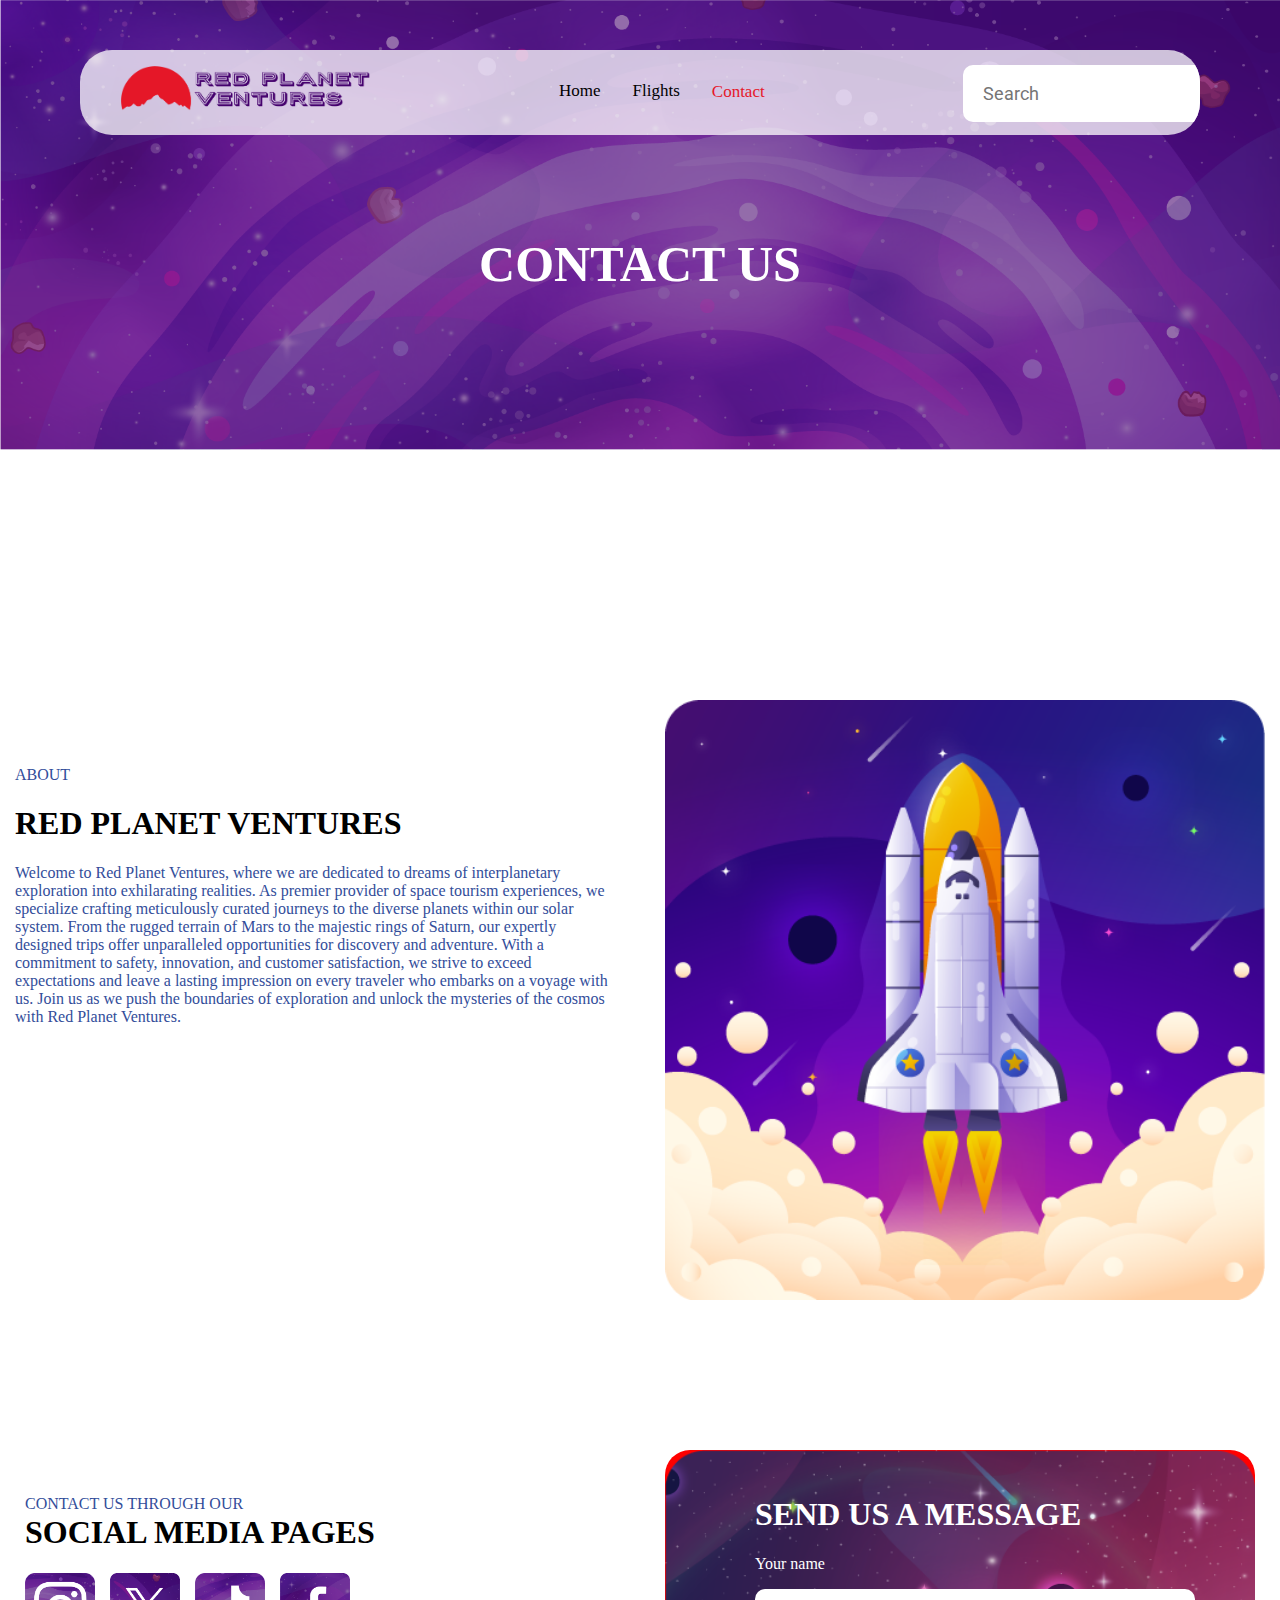
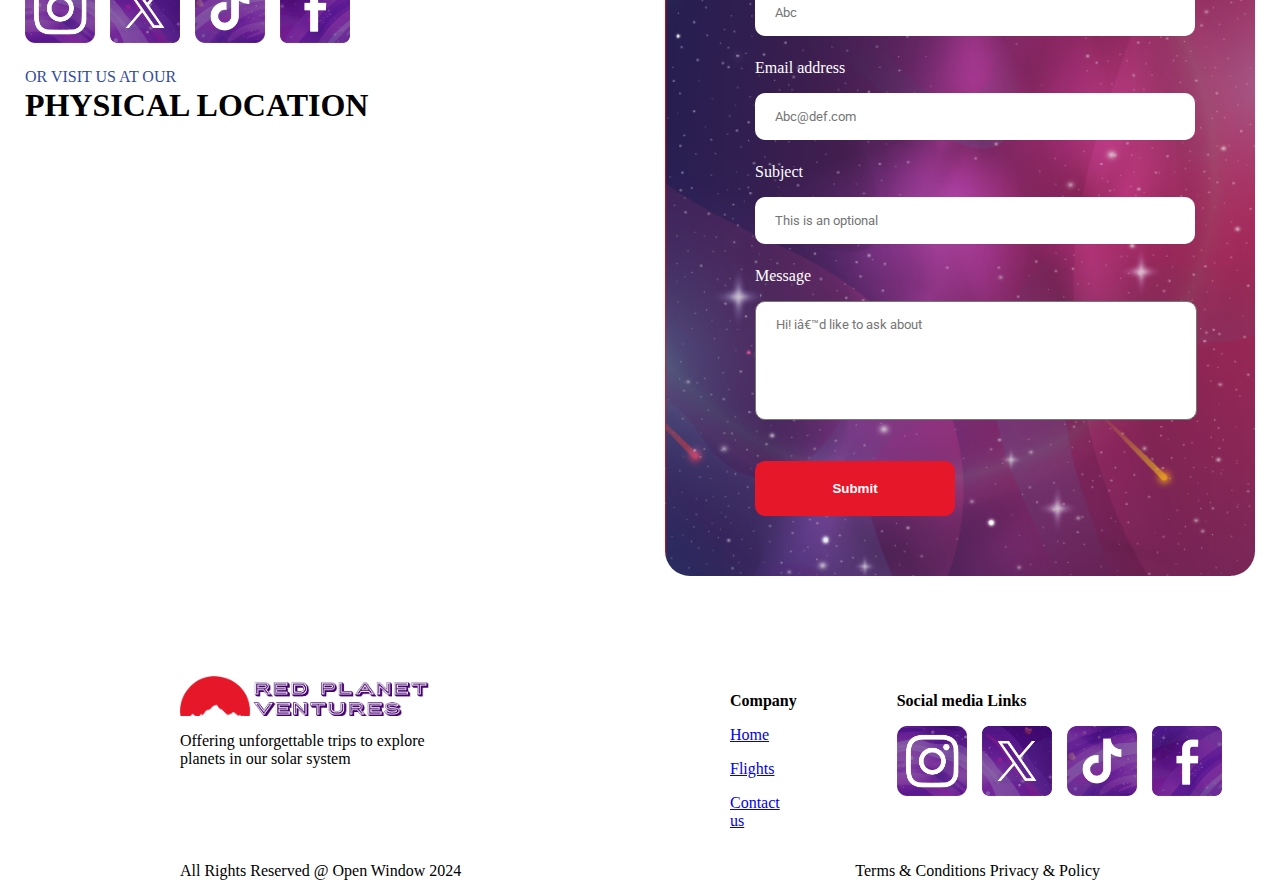
<file: pages/contact.html>
<!DOCTYPE html>
<html>
<head>
    <meta charset="UFT-8">
    <meta http-equiv="X-UX-Compatible" content="IE-edge">

    <meta name="viewport" content="width-device-width, initial-scale-1.0">
    <meta name="keywords" content="HTML, CSS, Template, Bootstrap">
    <meta name="author" content="John , Dippenaar, 231268">

    <title>Red Planet Ventures</title>
    <link rel="preconnect" href="https://fonts.googleapis.com">
    <link rel="preconnect" href="https://fonts.gstatic.com" crossorigin>
    <link href="https://fonts.googleapis.com/css2?family=Roboto:ital,wght@0,100;0,300;0,400;0,500;0,700;0,900;1,100;1,300;1,400;1,500;1,700;1,900&family=Sacramento&display=swap" rel="stylesheet">
    <link rel="stylesheet" href="../css/contact.css">
    <script src="../scripts.js"></script>
</head>
<body> 

   
        <div class="imgTextOverlay">
            <nav>
                <div class="topNav">
                    
                    <div><a href="index.html"><img src="../Red Planet Ventures/Assets/Images/logo.png" width="250px"></a></div>
            
                    <div class="topNavRight">
            
                        <a href="../index.html">Home</a>
                        <a href="../pages/flights.html">Flights</a>
                        <a class="active" href="contact.html">Contact</a>
                    
                    <div class="topNavSearch">
                        <fieldset>
                            <input class="navTextfield" placeholder="Search" type="text" tabindex="1" required>
                        </fieldset>
                    </div>
            </nav>

            <div class="LocalFont">
                <h1>CONTACT US</h1>
            </div>
        </div>
            <div class="contactMiddleSection">
                <div class="contactMiddleText">
                    <p>ABOUT</p>
                    <h1>RED PLANET VENTURES</h1>
                    <p>Welcome to Red Planet Ventures, where we are dedicated to dreams of interplanetary exploration into exhilarating realities. As premier provider of space tourism experiences, we specialize crafting meticulously curated journeys to the diverse planets within our solar system. From the rugged terrain of Mars to the majestic rings of Saturn, our expertly designed trips offer unparalleled opportunities for discovery and adventure. With a commitment to safety, innovation, and customer satisfaction, we strive to exceed expectations and leave a lasting impression on every traveler who embarks on a voyage with us. Join us as we push the boundaries of exploration and unlock the mysteries of the cosmos with Red Planet Ventures.</p>
                </div>
                <div class="contactMiddleImage"></div>
            </div>

            <div class="contactSocialsSection">
                <div class="contactSocials">
                    <div class="visitUs"><p>CONTACT US THROUGH OUR</p></div>
                    <div class="location"></div><h1>SOCIAL MEDIA PAGES</h1>
                    <div class="contactSocialIconsRow">
                        <div class="contactSocialImage1"></div>
                        <div class="contactSocialImage2"></div>
                        <div class="contactSocialImage3"></div>
                        <div class="contactSocialImage4"></div>
                    </div>
                    <div class="visitUs"> <p>OR VISIT US AT OUR</p></div>
                    <div class="location"><h1>PHYSICAL LOCATION</h1></div>
                    <!-- Google maps embed -->
                    <iframe src="https://www.google.com/maps/embed?pb=!1m18!1m12!1m3!1d28714.569669767436!2d28.171422774316394!3d-25.89180919999999!2m3!1f0!2f0!3f0!3m2!1i1024!2i768!4f13.1!3m3!1m2!1s0x1e956608911ce097%3A0x519896b4b6eda40a!2sOpen%20Window%20-%20Centurion!5e0!3m2!1sen!2sza!4v1712244297706!5m2!1sen!2sza" width="550px" height="440" style="border:0;" allowfullscreen="" loading="lazy" referrerpolicy="no-referrer-when-downgrade"></iframe>
                </div>

                <div class="contactForm">
                    <form class="contactFormStyle">
                        <h1>SEND US A MESSAGE</h1>
                        <p>Your name</p>
                        <fieldset>
                            <input class="contactTextfield" placeholder="Abc" type="text" tabindex="1" required>
                        </fieldset>
                        <p>Email address</p>
                        <fieldset>
                            <input class="contactTextfield" placeholder="Abc@def.com" type="text" tabindex="1" required>
                        </fieldset>
                        <p>Subject</p>
                        <fieldset>
                            <input class="contactTextfield" placeholder="This is an optional" type="text" tabindex="1" required>
                        </fieldset>
                        <p>Message</p>
                        <fieldset>
                        <textarea class="contactTextarea" placeholder="Hi! i’d like to ask about" tabindex="7" required></textarea>
                        </fieldset>
                        <button class="contactFormButton"><a href="">Submit</a></button>
                    </form>
                    
                </div>
            </div>

            <footer>
                            <div class="footerTop">
                                <div class="footer1">
                                    <div class="footerImg"></div>
                                    <p>
                                        Offering unforgettable trips to explore planets in our solar system
                                    </p>
                                </div>
                                <div class="footer2">
                                    <p><strong>Company</strong></p>
                                    <p><a href="../index.html">Home</a></p>
                                    <p><a href="flights.html">Flights</a></p>
                                    <p><a href="contact.html">Contact us</a></p>
                                </div>
                                <div class="footer3">
                                    <p>Social media Links</p>
                                     <div class="contactSocialIconsRow">
                                        <a href="https://www.instagram.com/openwindowinstitute/" class="contactSocialImage1"></a>
                                        <a href="https://x.com/open_window_" class="contactSocialImage2"></a>
                                        <a href="https://www.tiktok.com/@open_window_?is_from_webapp=1&sender_device=pc" class="contactSocialImage3"></a>
                                        <a href="https://www.facebook.com/theopenwindow/" class="contactSocialImage4"></a>
                                    </div>
                                </div>
                            </div>
                            <div class="footerBottom">
                                <div><p>All Rights Reserved @ Open Window 2024</p></div>
                                <div><p>Terms & Conditions Privacy & Policy</p></div>
                            </div>
                        </footer>
    </body>
</html>
</file>
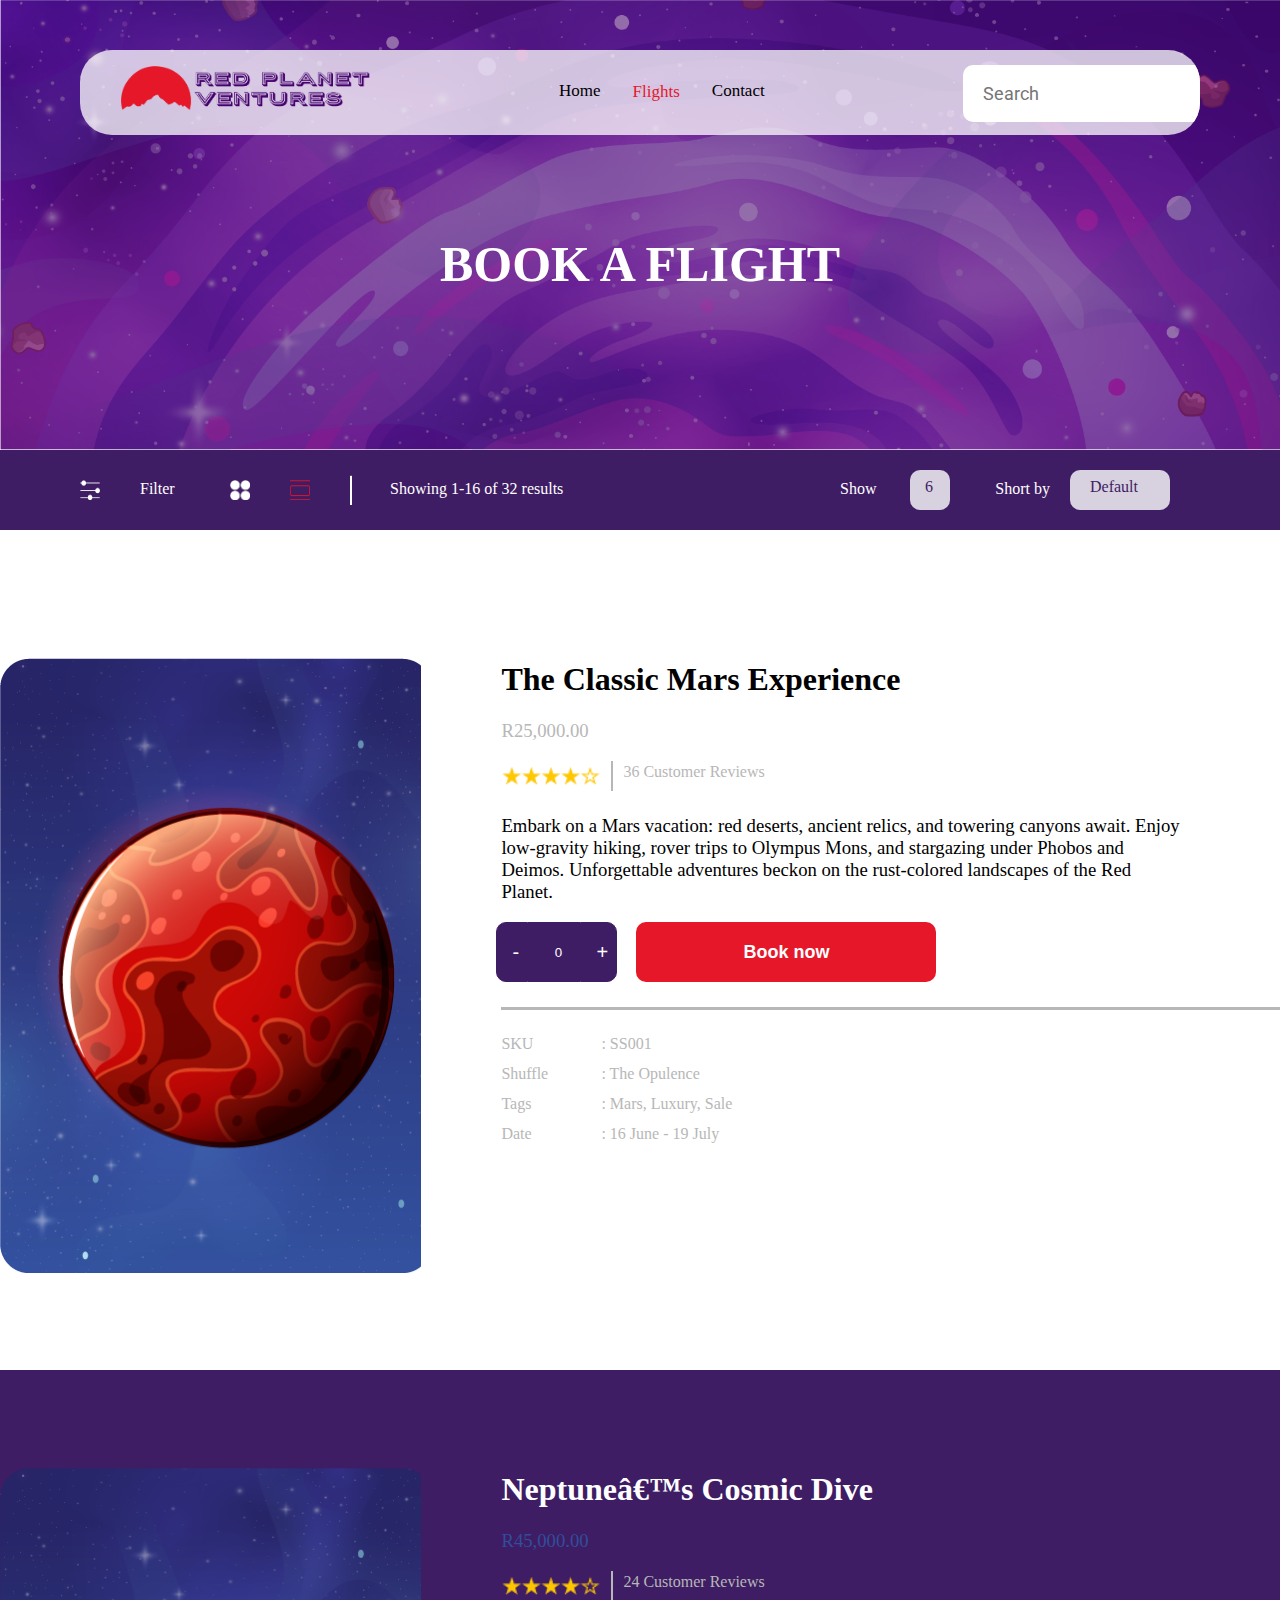
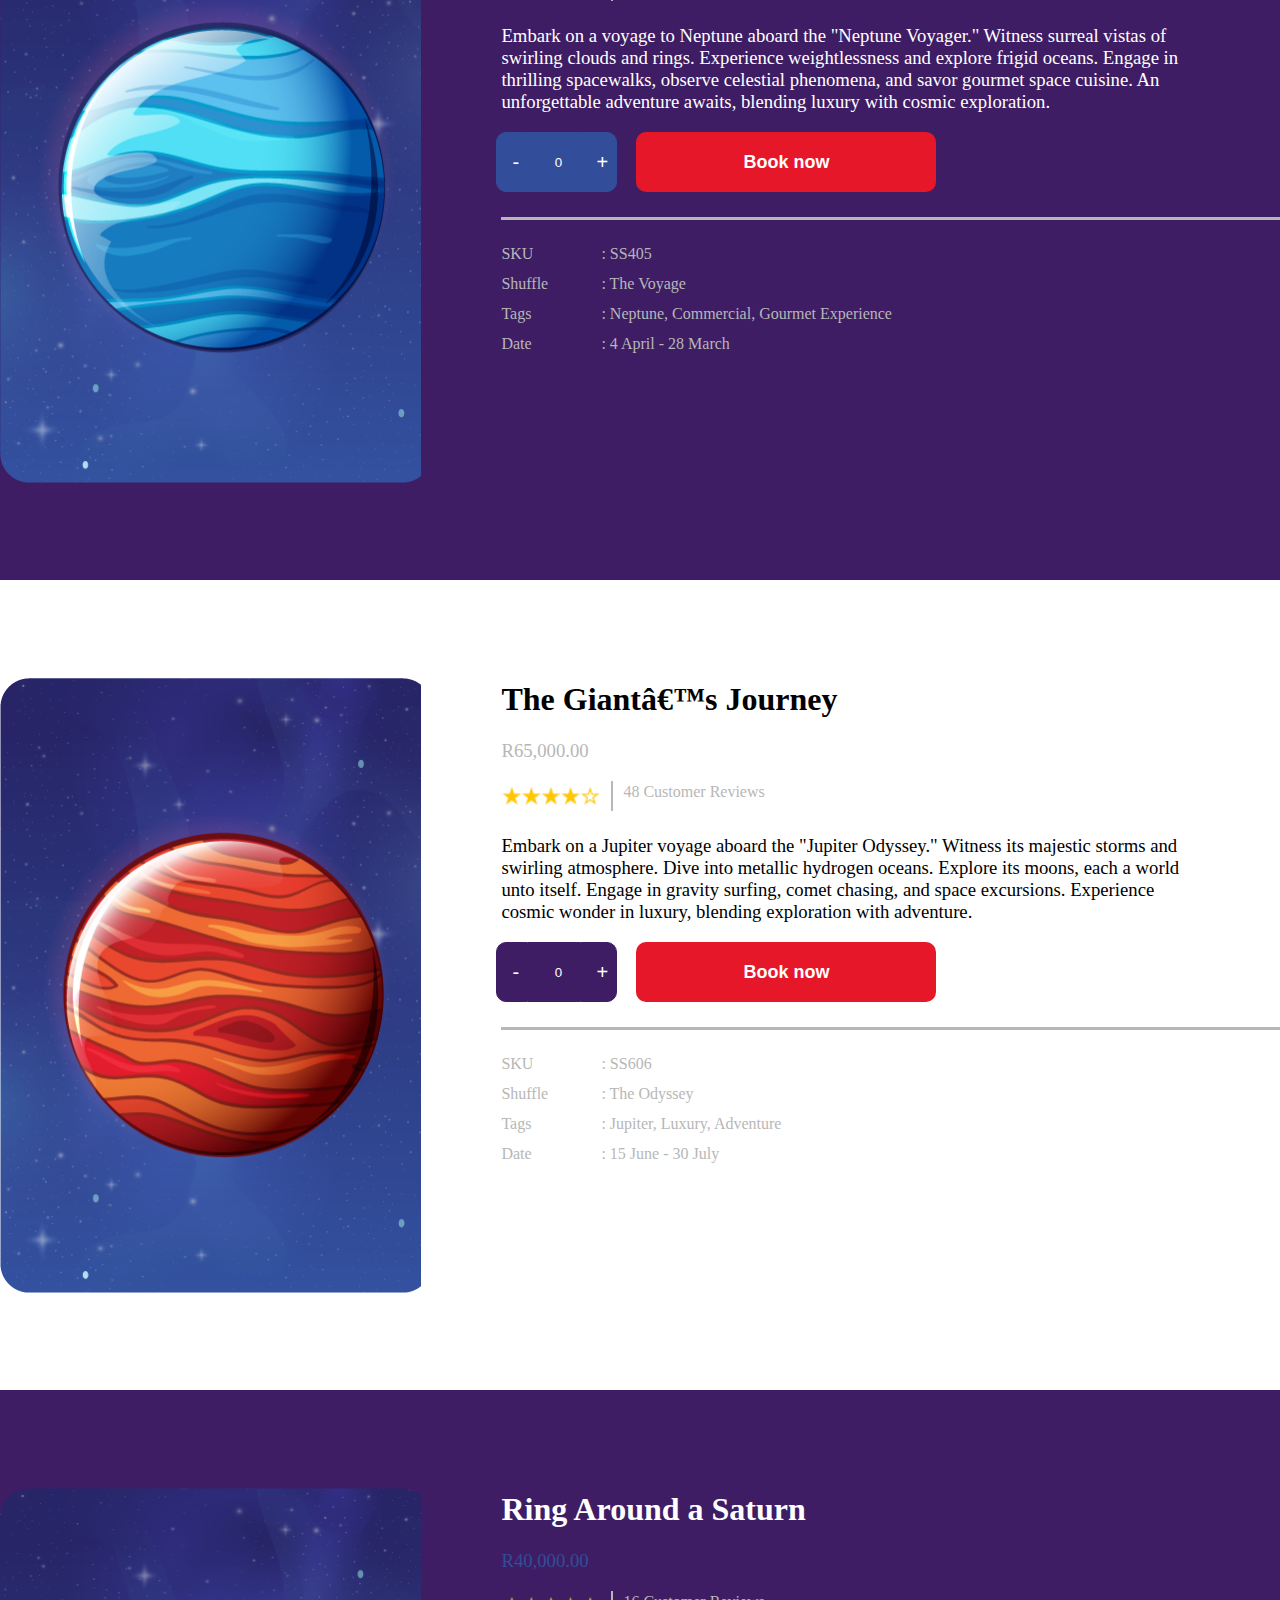
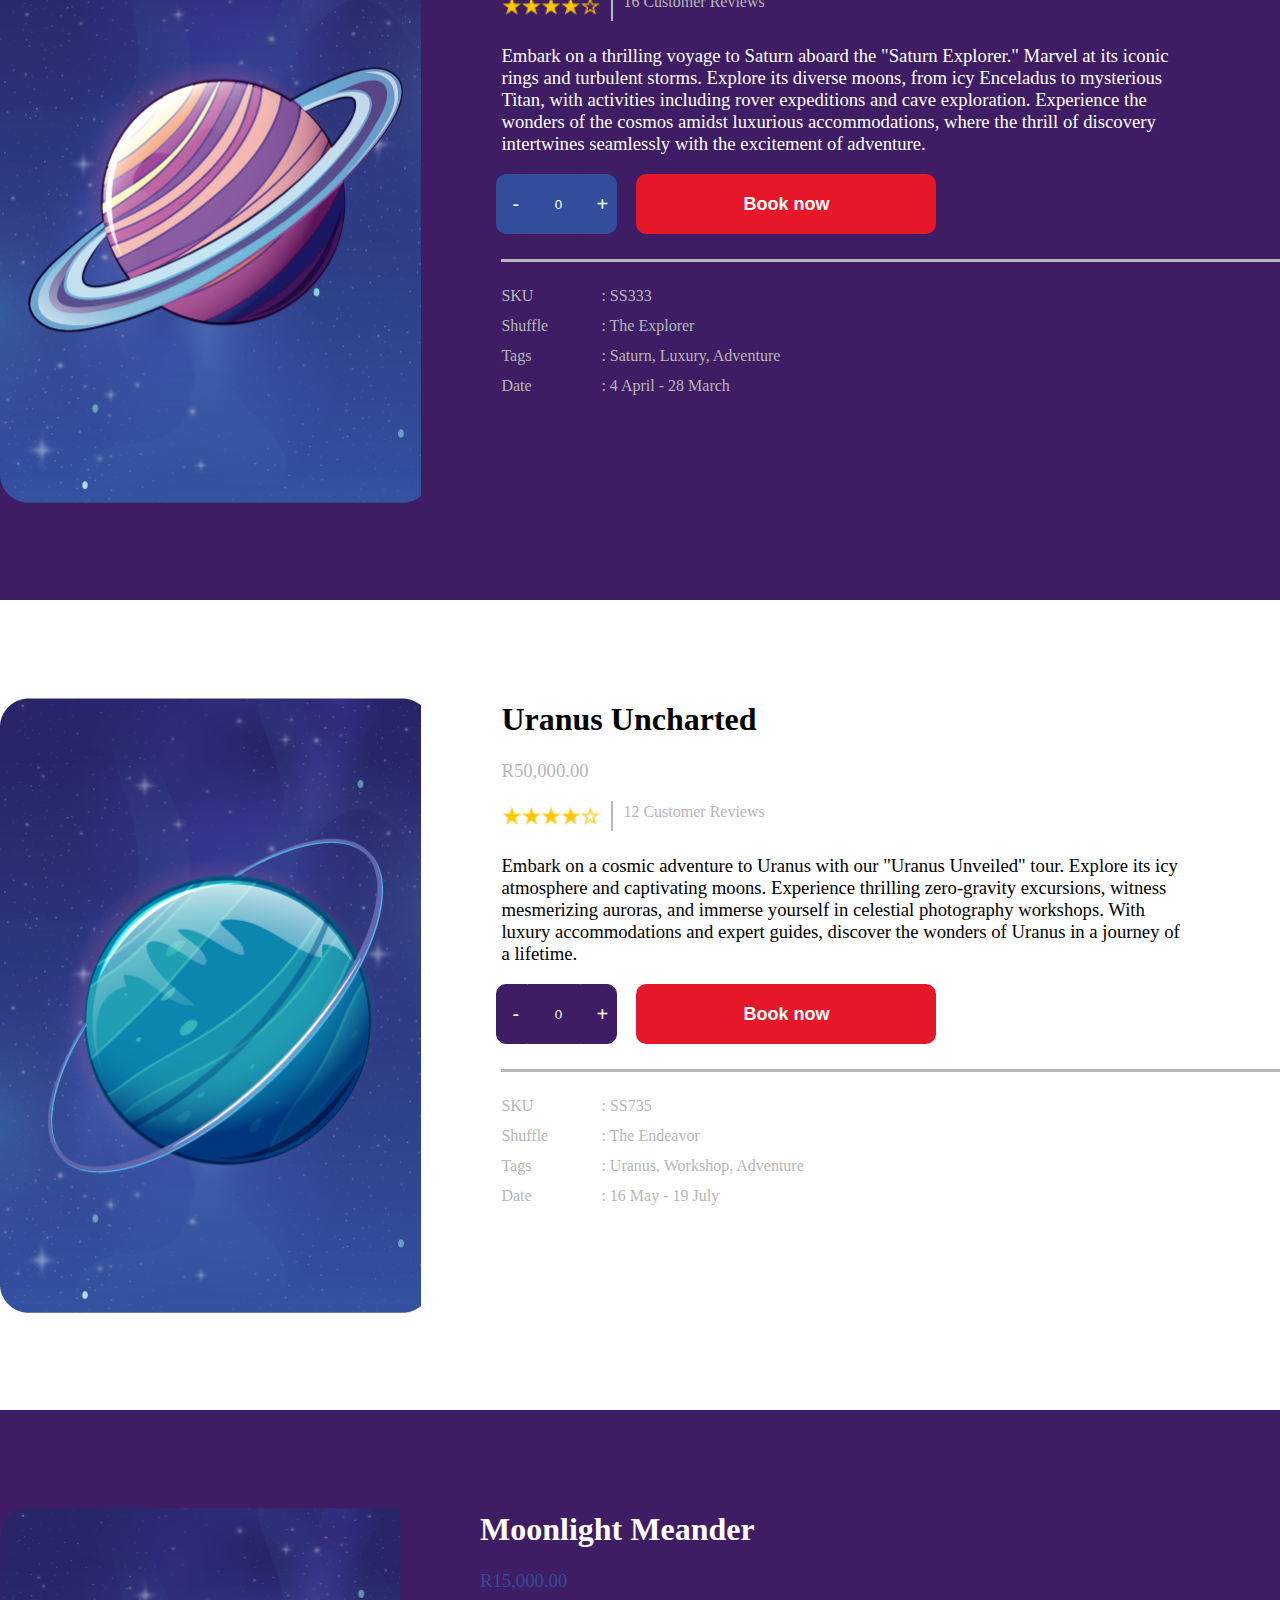
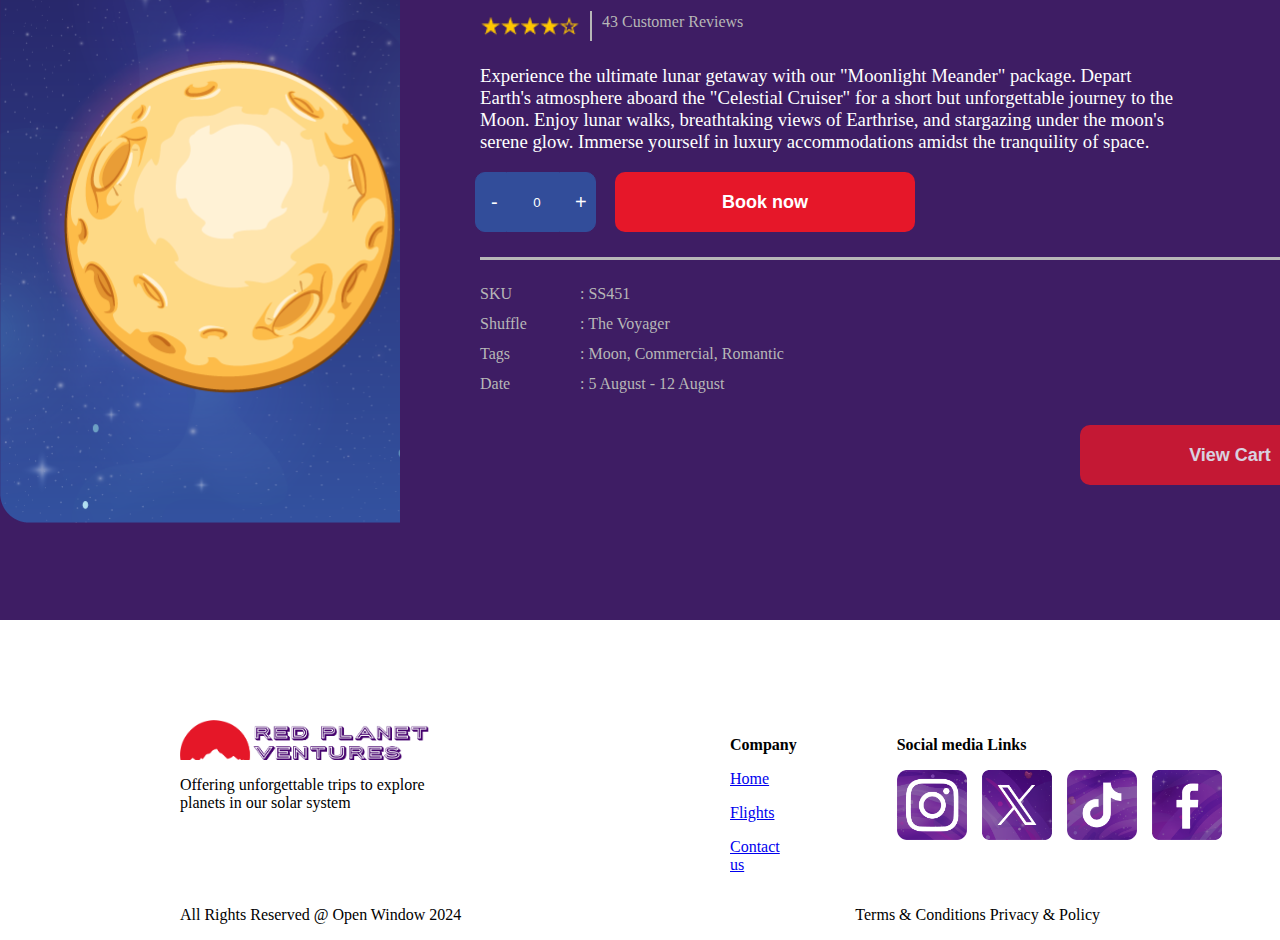
<file: pages/flights.html>
<!DOCTYPE html>
<html>
<head>
    <meta charset="UFT-8">
    <meta http-equiv="X-UX-Compatible" content="IE-edge">

    <meta name="viewport" content="width-device-width, initial-scale-1.0">
    <meta name="keywords" content="HTML, CSS, Template, Bootstrap">
    <meta name="author" content="John , Dippenaar, 231268">

    <title>Red Planet Ventures</title>
    <link rel="preconnect" href="https://fonts.googleapis.com">
    <link rel="preconnect" href="https://fonts.gstatic.com" crossorigin>
    <link href="https://fonts.googleapis.com/css2?family=Roboto:ital,wght@0,100;0,300;0,400;0,500;0,700;0,900;1,100;1,300;1,400;1,500;1,700;1,900&family=Sacramento&display=swap" rel="stylesheet">
    <link rel="stylesheet" href="../css/flights.css">
    <script src="../scripts.js"></script>
</head>
<body> 

   
        <div class="imgTextOverlay">
            <nav>
                <div class="topNav">
                    
                    <div><a href="index.html"><img src="../Red Planet Ventures/Assets/Images/logo.png" width="250px"></a></div>
            
                    <div class="topNavRight">
            
                        <a href="../index.html">Home</a>
                        <a class="active" href="flights.html">Flights</a>
                        <a href="contact.html">Contact</a>
                    
                    <div class="topNavSearch">
                         <fieldset>
                            <input class="navTextfield" placeholder="Search" type="text" tabindex="1" required>
                        </fieldset>
                        </div>
                    </div>
            </nav>
            
            <div class="LocalFont">
            <h1> BOOK A FLIGHT</h1>
            </div>
            
        </div>
        
                        
                        <div class="filterSection">
                            <div class="filterLeft">
                                <div class="filterLeftImage1">
                                    <img src="../Red Planet Ventures/Assets/Images/filter.png" width="20px" height="20px">
                                </div>
                                <div class="filterLeftText1">
                                    Filter
                                </div>
                            
                            <div class="filterLeftImage2">
                                <img src="../Red Planet Ventures/Assets/Images/filter2.png"
                                width="20px" height="20px">
                            </div>
                            <div class="filterLeftImage3">
                                <img src="../Red Planet Ventures/Assets/Images/filter3.png"
                                width="20px" height="20px">
                            </div>
                            <div class="filterLeftLineElement">
                                    <div class="filterLeftLine"><img src="../Red Planet Ventures/Assets/Images/filterLine.png" width="2px" height="30px">
                                        </div>
                                    </div>
                                    <div class="filterLeftText2">
                                      Showing 1-16 of 32 results
                                    </div>
                                    
                                </div> </div>
                            </div>
                            <div class="filterRight">
                                <div class="filterRightText1">
                                    Show
                                </div>
                            
                                <div class="box1">
                                    <a class="filterRightText2">6</a>
                                </div>
                                <div class="filterRightText3">
                                    Short by
                                </div>
                            
                                <div class="box2">
                                    <a class="filterRightText4">Default</a>
                                </div>
                                
                            </div>  
                        </div>
                            
                        <div style="height: 50px;"></div>
                        <!-- No.1 -->
                        <div class="flightCardItem">
                            <div class="flightCardImage1"></div>
                            <div class="flightCardDetails">
                                <h1>The Classic Mars Experience</h1>
                                <h3 style="color: #B7B7B7;">R25,000.00</h3>

                                <div class="flightCardRating">
                                    <div class="stars"></div>
                                    <div class="flightSeporate"></div>
                                    <p style="color: #B7B7B7; margin-top: 2px;">36 Customer Reviews</p>
                                </div>

                                <h3>
                                    Embark on a Mars vacation: red deserts, ancient relics, and towering 
                                    canyons await. Enjoy low-gravity hiking, rover trips to Olympus Mons, and 
                                    stargazing under Phobos and Deimos. Unforgettable adventures beckon 
                                    on the rust-colored landscapes of the Red Planet.
                                </h3>

                                <div class="flightCardCheckoutGroup">
                                    <div class="flightQuantity"  class="stepper-input">
                                       <button class="btn btn-left" onclick="decreaseMars(); total()">-</button>
                                       <input type="text" value="0" class="input-box" id="ticketsMars" onchange="total()">
                                      <button class="btn btn-right" onclick="increaseMars(); total()">+</button>
                                    </div>
                                    <div><button class="flightBook"><a href="">Book now</a></button></div>
                                </div>

                                <div class="seporatorLine"></div>

                                <div class="flightCardDetailsGroup">
                                    <div class="flightCardDetailsGroupLeft">SKU</div>
                                    <div class="flightCardDetailsGroupRight">:  SS001</div>
                                </div>
                                <div class="flightCardDetailsGroup">
                                    <div class="flightCardDetailsGroupLeft">Shuffle</div>
                                    <div class="flightCardDetailsGroupRight">: The Opulence</div>
                                </div>
                                <div class="flightCardDetailsGroup">
                                    <div class="flightCardDetailsGroupLeft">Tags</div>
                                    <div class="flightCardDetailsGroupRight">:  Mars, Luxury, Sale</div>
                                </div>
                                <div class="flightCardDetailsGroup">
                                    <div class="flightCardDetailsGroupLeft">Date</div>
                                    <div class="flightCardDetailsGroupRight">:  16 June - 19 July</div>
                                </div>
                            </div>
                        </div>

                        <!-- No.2 -->
                        <div class="flightCardItem" style="background-color: #3e1d64;">
                            <div class="flightCardImage2"></div>
                            <div class="flightCardDetails">
                                <h1 style="color: white;">Neptune’s Cosmic Dive</h1>
                                <h3 style="color: #324D9A;">R45,000.00</h3>

                                <div class="flightCardRating">
                                    <div class="stars"></div>
                                    <div class="flightSeporate"></div>
                                    <p style="color: #B7B7B7; margin-top: 2px;">24 Customer Reviews</p>
                                </div>

                                <h3 style="color: white;">
                                    Embark on a voyage to Neptune aboard the "Neptune Voyager." Witness 
                                    surreal vistas of swirling clouds and rings. Experience weightlessness and 
                                    explore frigid oceans. Engage in thrilling spacewalks, observe celestial 
                                    phenomena, and savor gourmet space cuisine. An unforgettable 
                                    adventure awaits, blending luxury with cosmic exploration.
                                </h3>

                                <div class="flightCardCheckoutGroup">
                                    <div class="flightQuantity" 
                                        class="stepper-input">
                                       <button class="btn2 btn-left" onclick="decreaseNeptune(); total()">-</button>
                                       <input type="text" value="0" class="input-box2" id="ticketsNeptune" onchange="total()">
                                      <button class="btn2 btn-right" onclick="increaseNeptune(); total()">+</button>
                                    </div>
                                    <div><button class="flightBook"><a href="">Book now</a></button></div>
                                </div>

                                <div class="seporatorLine"></div>

                                <div class="flightCardDetailsGroup">
                                    <div class="flightCardDetailsGroupLeft">SKU</div>
                                    <div class="flightCardDetailsGroupRight">:  SS405</div>
                                </div>
                                <div class="flightCardDetailsGroup">
                                    <div class="flightCardDetailsGroupLeft">Shuffle</div>
                                    <div class="flightCardDetailsGroupRight">:  The Voyage</div>
                                </div>
                                <div class="flightCardDetailsGroup">
                                    <div class="flightCardDetailsGroupLeft">Tags</div>
                                    <div class="flightCardDetailsGroupRight">:  Neptune, Commercial, Gourmet Experience</div>
                                </div>
                                <div class="flightCardDetailsGroup">
                                    <div class="flightCardDetailsGroupLeft">Date</div>
                                    <div class="flightCardDetailsGroupRight">:  4 April - 28 March</div>
                                </div>
                            </div>
                        </div>
                        <!-- No.3 -->
                        <div class="flightCardItem">
                            <div class="flightCardImage3"></div>
                            <div class="flightCardDetails">
                                <h1>The  Giant’s  Journey</h1>
                                <h3 style="color: #B7B7B7;">R65,000.00</h3>

                                <div class="flightCardRating">
                                    <div class="stars"></div>
                                    <div class="flightSeporate"></div>
                                    <p style="color: #B7B7B7; margin-top: 2px;">48 Customer Reviews</p>
                                </div>

                                <h3>
                                    Embark on a Jupiter voyage aboard the "Jupiter Odyssey." Witness its 
                                    majestic storms and swirling atmosphere. Dive into metallic hydrogen 
                                    oceans. Explore its moons, each a world unto itself. Engage in gravity 
                                    surfing, comet chasing, and space excursions. Experience cosmic wonder 
                                    in luxury, blending exploration with adventure.
                                </h3>

                                <div class="flightCardCheckoutGroup">
                                    <div class="flightQuantity" class="stepper-input">
                                       <button class="btn btn-left" onclick="decreaseJupiter(); total()">-</button>
                                       <input type="text" value="0" class="input-box" id="ticketsJupiter" onchange="total()">
                                      <button class="btn btn-right" onclick="increaseJupiter(); total()">+</button>
                                    
                                    </div>
                                    <div><button class="flightBook"><a href="">Book now</a></button></div>
                                </div>

                                <div class="seporatorLine"></div>

                                <div class="flightCardDetailsGroup">
                                    <div class="flightCardDetailsGroupLeft">SKU</div>
                                    <div class="flightCardDetailsGroupRight">:  SS606</div>
                                </div>
                                <div class="flightCardDetailsGroup">
                                    <div class="flightCardDetailsGroupLeft">Shuffle</div>
                                    <div class="flightCardDetailsGroupRight">:  The Odyssey</div>
                                </div>
                                <div class="flightCardDetailsGroup">
                                    <div class="flightCardDetailsGroupLeft">Tags</div>
                                    <div class="flightCardDetailsGroupRight">:  Jupiter, Luxury, Adventure</div>
                                </div>
                                <div class="flightCardDetailsGroup">
                                    <div class="flightCardDetailsGroupLeft">Date</div>
                                    <div class="flightCardDetailsGroupRight">:  15 June - 30 July</div>
                                </div>
                            </div>
                        </div>
                        
                        <!-- No.4 -->
                         <div class="flightCardItem" style="background-color: #3e1d64;">
                            <div class="flightCardImage4"></div>
                            <div class="flightCardDetails">
                                <h1 style="color: white;">Ring  Around a Saturn</h1>
                                <h3 style="color: #324D9A;">R40,000.00</h3>

                                <div class="flightCardRating">
                                    <div class="stars"></div>
                                    <div class="flightSeporate"></div>
                                    <p style="color: #B7B7B7; margin-top: 2px;">16 Customer Reviews</p>
                                </div>

                                <h3 style="color: white;">
                                    Embark on a thrilling voyage to Saturn aboard the "Saturn Explorer." 
                                    Marvel at its iconic rings and turbulent storms. Explore its diverse moons, 
                                    from icy Enceladus to mysterious Titan, with activities including rover 
                                    expeditions and cave exploration. Experience the wonders of the cosmos 
                                    amidst luxurious accommodations, where the thrill of discovery 
                                    intertwines seamlessly with the excitement of adventure.
                                </h3>

                                <div class="flightCardCheckoutGroup">
                                    <div class="flightQuantity"  class="stepper-input">
                                       <button class="btn2 btn-left" onclick="decreaseSaturn(); total()">-</button>
                                       <input type="text" value="0" class="input-box2" id="ticketsSaturn" onchange="total()">
                                      <button class="btn2 btn-right" onclick="increaseSaturn(); total()">+</button>
                                    
                                    </div>
                                    <div><button class="flightBook"><a href="">Book now</a></button></div>
                                </div>

                                <div class="seporatorLine"></div>

                                <div class="flightCardDetailsGroup">
                                    <div class="flightCardDetailsGroupLeft">SKU</div>
                                    <div class="flightCardDetailsGroupRight">:  SS333</div>
                                </div>
                                <div class="flightCardDetailsGroup">
                                    <div class="flightCardDetailsGroupLeft">Shuffle</div>
                                    <div class="flightCardDetailsGroupRight">:  The Explorer</div>
                                </div>
                                <div class="flightCardDetailsGroup">
                                    <div class="flightCardDetailsGroupLeft">Tags</div>
                                    <div class="flightCardDetailsGroupRight">:  Saturn, Luxury, Adventure</div>
                                </div>
                                <div class="flightCardDetailsGroup">
                                    <div class="flightCardDetailsGroupLeft">Date</div>
                                    <div class="flightCardDetailsGroupRight">:  4 April - 28 March</div>
                                </div>
                            </div>
                        </div>
                        <!-- No.5 -->
                        <div class="flightCardItem">
                            <div class="flightCardImage5"></div>
                            <div class="flightCardDetails">
                                <h1>Uranus Uncharted</h1>
                                <h3 style="color: #B7B7B7;">R50,000.00</h3>

                                <div class="flightCardRating">
                                    <div class="stars"></div>
                                    <div class="flightSeporate"></div>
                                    <p style="color: #B7B7B7; margin-top: 2px;">12 Customer Reviews</p>
                                </div>

                                <h3>
                                    Embark on a cosmic adventure to Uranus with our "Uranus Unveiled" tour. 
                                    Explore its icy atmosphere and captivating moons. Experience thrilling 
                                    zero-gravity excursions, witness mesmerizing auroras, and immerse 
                                    yourself in celestial photography workshops. With luxury 
                                    accommodations and expert guides, discover the wonders of Uranus in a 
                                    journey of a lifetime.
                                </h3>

                                <div class="flightCardCheckoutGroup">
                                    <div class="flightQuantity" class="stepper-input">
                                       <button class="btn btn-left" onclick="decreaseUranus(); total()">-</button>
                                       <input type="text" value="0" class="input-box" id="ticketsUranus" onchange="total()">
                                      <button class="btn btn-right" onclick="increaseUranus(); total()">+</button>
                                    
                                    </div>
                                    <div><button class="flightBook"><a href="">Book now</a></button></div>
                                </div>

                                <div class="seporatorLine"></div>

                                <div class="flightCardDetailsGroup">
                                    <div class="flightCardDetailsGroupLeft">SKU</div>
                                    <div class="flightCardDetailsGroupRight">:  SS735</div>
                                </div>
                                <div class="flightCardDetailsGroup">
                                    <div class="flightCardDetailsGroupLeft">Shuffle</div>
                                    <div class="flightCardDetailsGroupRight">:  The Endeavor</div>
                                </div>
                                <div class="flightCardDetailsGroup">
                                    <div class="flightCardDetailsGroupLeft">Tags</div>
                                    <div class="flightCardDetailsGroupRight">:  Uranus, Workshop, Adventure</div>
                                </div>
                                <div class="flightCardDetailsGroup">
                                    <div class="flightCardDetailsGroupLeft">Date</div>
                                    <div class="flightCardDetailsGroupRight">:  16 May - 19 July</div>
                                </div>
                            </div>
                        </div>
                        
                        <!-- No.6 -->
        <div class="flightCardItem" style="background-color: #3e1d64;">
                            <div class="flightCardImage6"></div>
                            <div class="flightCardDetails">
                                <h1 style="color: white;">Moonlight Meander</h1>
                                <h3 style="color: #324D9A;">R15,000.00</h3>

                                <div class="flightCardRating">
                                    <div class="stars"></div>
                                    <div class="flightSeporate"></div>
                                    <p style="color: #B7B7B7; margin-top: 2px;">43 Customer Reviews</p>
                                </div>

                                <h3 style="color: white;">
                                    Experience the ultimate lunar getaway with our "Moonlight Meander" 
                                    package. Depart Earth's atmosphere aboard the "Celestial Cruiser" for a 
                                    short but unforgettable journey to the Moon. Enjoy lunar walks, 
                                    breathtaking views of Earthrise, and stargazing under the moon's serene 
                                    glow. Immerse yourself in luxury accommodations amidst the tranquility 
                                    of space.
                                </h3>

                                <div class="flightCardCheckoutGroup">
                                    <div class="flightQuantity"  
                                      class="stepper-input">
                                       <button class="btn2 btn-left" onclick="decreaseMoonlight(); total()">-</button>
                                       <input type="text" value="0" class="input-box2" id="ticketsMoonlight" onchange="total()">
                                      <button class="btn2 btn-right" onclick="increaseMoonlight(); total()">+</button>
                                    
                                    </div>
                                    <div><button class="flightBook"><a href="">Book now</a></button></div>
                                </div>

                                <div class="seporatorLine"></div>

                                <div class="flightCardDetailsGroup">
                                    <div class="flightCardDetailsGroupLeft">SKU</div>
                                    <div class="flightCardDetailsGroupRight">:  SS451</div>
                                </div>
                                <div class="flightCardDetailsGroup">
                                    <div class="flightCardDetailsGroupLeft">Shuffle</div>
                                    <div class="flightCardDetailsGroupRight">:  The Voyager</div>
                                </div>
                                <div class="flightCardDetailsGroup">
                                    <div class="flightCardDetailsGroupLeft">Tags</div>
                                    <div class="flightCardDetailsGroupRight">:  Moon, Commercial, Romantic</div>
                                </div>
                                <div class="flightCardDetailsGroup">
                                    <div class="flightCardDetailsGroupLeft">Date</div>
                                    <div class="flightCardDetailsGroupRight">:  5 August - 12 August</div>
                                </div>
                                <div class="button2">
                                    <div><button class="flightBook"><a href="">View Cart</a></button></div>
                                </div>
                            </div>
                        </div>

                        <footer>
                            <div class="footerTop">
                                <div class="footer1">
                                    <div class="footerImg"></div>
                                    <p>
                                        Offering unforgettable trips to explore planets in our solar system
                                    </p>
                                </div>
                                <div class="footer2">
                                    <p><strong>Company</strong></p>
                                    <p><a href="../index.html">Home</a></p>
                                    <p><a href="flights.html">Flights</a></p>
                                    <p><a href="contact.html">Contact us</a></p>
                                </div>
                                <div class="footer3">
                                    <p>Social media Links</p>
                                     <div class="contactSocialIconsRow">
                                        <a href="https://www.instagram.com/openwindowinstitute/" class="contactSocialImage1"></a>
                                        <a href="https://x.com/open_window_" class="contactSocialImage2"></a>
                                        <a href="https://www.tiktok.com/@open_window_?is_from_webapp=1&sender_device=pc" class="contactSocialImage3"></a>
                                        <a href="https://www.facebook.com/theopenwindow/" class="contactSocialImage4"></a>
                                    </div>
                                </div>
                            </div>
                            <div class="footerBottom">
                                <div><p>All Rights Reserved @ Open Window 2024</p></div>
                                <div><p>Terms & Conditions Privacy & Policy</p></div>
                            </div>
                        </footer>
       
            </body>
</html>
</file>
<file: css/contact.css>
body {
  font-family: poppins;
  margin-top: 0%;
  margin-bottom: 0%;
  margin-left: 0%;
  margin-right: 0%;
}

.topNav {
  overflow: hidden;
  background-color: rgba(255, 255, 255, 0.75);
  border-radius: 32px;
  border-left: 20px;
  padding-left: 25px;
  margin-left: 80px;
  margin-right: 80px;
}

.topNav a {
  float: left;
  color: #000000;
  text-align: center;
  padding: 16px 16px;
  text-decoration: none;
  font-size: 17px;
}

.topNavRight {
  padding-left: 40%;
  padding-top: 15px;
}

.topNav a:hover {
  background-color: #ffffff;
  border-radius: 20px;
  color: black;
  opacity: 0.6;
}

.topNav a.active {
  color: #e61729;
  padding-top: 17px;
}
.topNavSearch {
  padding-left: 420px;
  border-radius: 32px;
  margin-right: 80px;
}

.navTextfield {
  width: 360px;
  height: 55px;
  border-radius: 10px;
  border-style: none;
  padding-left: 20px;
  padding-right: 20px;
  font-family: roboto;
  font-size: large;
}

.imgTextOverlay {
  width: 100%;
  height: 400px;
  background-image: url("../Red\ Planet\ Ventures/Assets/Images/headerbackBack.png");
  background-size: cover;
  padding-top: 50px;
}

.LocalFont h1 {
  font-family: "Porter Sans Block";
  font-size: 50px;
  color: #ffffff;
  text-align: center;
}

.LocalFont {
  margin: 0 auto;
  width: 400px;
  height: 50px;
  margin-top: 100px;
}

.contactMiddleSection {
  width: 100%;
  height: 500px;
  display: flex;
  justify-content: center;
  margin-top: 250px;
  margin-bottom: 50px;
}

.contactMiddleText {
  width: 600px;
  padding-right: 50px;
  padding-top: 50px;
}
.contactMiddleText p {
  color: #324d9a;
  font-weight: 500;
}

.contactMiddleImage {
  width: 600px;
  height: 600px;
  background-image: url("../Red\ Planet\ Ventures/Assets/Images/contactImage.png");
  background-size: cover;
}

.contactSocialsSection {
  width: 100%;
  display: flex;
  justify-content: center;
  margin-top: 250px;
  margin-bottom: 50px;
}

.contactSocials {
  width: 550px;
  height: 500px;
  margin-right: 50px;
}
.visitUs {
  margin-top: 45px;
  color: #324d9a;
  font-weight: 500;
}
.location {
  margin-top: -20px;
}

.contactSocialIconsRow {
  width: 550px;
  height: 74px;
  display: flex;
}

.contactSocialImage1 {
  width: 74px;
  height: 74px;
  background-image: url("../Red\ Planet\ Ventures/Assets/Images/smInstagram.png");
  background-size: cover;
  margin-right: 15px;
}
.contactSocialImage2 {
  width: 74px;
  height: 74px;
  background-image: url("../Red\ Planet\ Ventures/Assets/Images/smX.png");
  background-size: cover;
  margin-right: 15px;
}
.contactSocialImage3 {
  width: 74px;
  height: 74px;
  background-image: url("../Red\ Planet\ Ventures/Assets/Images/smTicktock.png");
  background-size: cover;
  margin-right: 15px;
}
.contactSocialImage4 {
  width: 74px;
  height: 74px;
  background-image: url("../Red\ Planet\ Ventures/Assets/Images/smFacebook.png");
  background-size: cover;
  margin-right: 15px;
}

.contactForm {
  width: 550px;
  background-color: red;
  padding-right: 40px;
  margin-left: 40px;
  padding-top: 25px;
  border-radius: 25px;
  background-image: url("../Red\ Planet\ Ventures/Assets/Images/formBack.png");
  background-size: cover;
}
.contactFormStyle {
  margin-left: 90px;
}

.contactFormStyle h1 {
  color: white;
}
.contactFormStyle p {
  color: white;
}

.contactTextfield {
  width: 400px;
  height: 45px;
  border-radius: 10px;
  border-style: none;
  padding-left: 20px;
  padding-right: 20px;
  font-family: roboto;
}

fieldset {
  border: none !important;
  margin: 0 auto;
  min-width: 100%;
  width: 100%;
  height: 45px;
  padding: 0;
  margin-bottom: 25px;
}

.contactTextarea {
  height: 100px;
  width: 400px;
  border-radius: 10px;
  max-width: 100%;
  resize: none;
  padding-left: 20px;
  padding-right: 20px;
  padding-top: 15px;
  font-family: roboto;
}

.contactFormButton {
  width: 200px;
  height: 55px;
  background-color: #e61729;
  color: white;
  border-radius: 10px;
  margin-top: 66px;
  margin-bottom: 60px;
  border-style: none;
  font-weight: bold;
  margin-top: 90px;
}
.contactFormButton a {
  text-decoration: none;
  color: white;
}

footer {
  margin-top: 100px;
}

.footerTop {
  display: flex;
  margin-left: 180px;
}

.footer1 {
  width: 250px;
  height: auto;
  margin-right: 200px;
}

.footerImg {
  width: 250px;
  height: 40px;
  background-image: url("/Red\ Planet\ Ventures/Assets/Images/logo.png");
  background-size: cover;
}

.footer2 {
  width: 200px;
  margin-left: 100px;
  text-decoration: none;
}

.footer3 {
  width: 400px;
  margin-left: 100px;
  font-weight: bold;
}

.contactSocialIconsRow {
  width: 550px;
  height: 50px;
  display: flex;
}

.contactSocialImage1 {
  width: 70px;
  height: 70px;
  background-image: url("/Red\ Planet\ Ventures/Assets/Images/smInstagram.png");
  background-size: cover;
  margin-right: 15px;
}
.contactSocialImage2 {
  width: 70px;
  height: 70px;
  background-image: url("/Red\ Planet\ Ventures/Assets/Images/smX.png");
  background-size: cover;
  margin-right: 15px;
}
.contactSocialImage3 {
  width: 70px;
  height: 70px;
  background-image: url("/Red\ Planet\ Ventures/Assets/Images/smTicktock.png");
  background-size: cover;
  margin-right: 15px;
}
.contactSocialImage4 {
  width: 70px;
  height: 70px;
  background-image: url("/Red\ Planet\ Ventures/Assets/Images/smFacebook.png");
  background-size: cover;
  margin-right: 15px;
}

.footerBottom {
  display: flex;
  justify-content: space-between;
  padding-left: 180px;
  padding-right: 180px;
}
</file>
<file: css/flights.css>
body {
  font-family: poppins;
  margin-top: 0%;
  margin-bottom: 0%;
  margin-left: 0%;
  margin-right: 0%;
}

.topNav {
  overflow: hidden;
  background-color: rgba(255, 255, 255, 0.75);
  border-radius: 32px;
  border-left: 20px;
  padding-left: 25px;
  margin-left: 80px;
  margin-right: 80px;
}

.topNav a {
  float: left;
  color: #000000;
  text-align: center;
  padding: 16px 16px;
  text-decoration: none;
  font-size: 17px;
}

.topNavRight {
  padding-left: 40%;
  padding-top: 15px;
}

.topNav a:hover {
  background-color: #ffffff;
  border-radius: 20px;
  color: black;
  opacity: 0.6;
}

.topNav a.active {
  color: #e61729;
  padding-top: 17px;
}
.topNavSearch {
  padding-left: 420px;
  border-radius: 32px;
  margin-right: 80px;
}

.navTextfield {
  width: 360px;
  height: 55px;
  border-radius: 10px;
  border-style: none;
  padding-left: 20px;
  padding-right: 20px;
  font-family: roboto;
  font-size: large;
}
fieldset {
  border: none !important;
  margin: 0 auto;
  min-width: 100%;
  width: 100%;
  height: 45px;
  padding: 0;
  margin-bottom: 25px;
}

.imgTextOverlay {
  width: 100%;
  height: 400px;
  background-image: url("../Red\ Planet\ Ventures/Assets/Images/headerbackBack.png");
  background-size: cover;
  padding-top: 50px;
}

.LocalFont h1 {
  font-family: "Porter Sans Block";
  font-size: 50px;
  color: #ffffff;
  text-align: center;
  margin-top: 100px;
}

.filterSection {
  display: flex;
  justify-content: space-between;
  background-color: #3e1d64;
  width: 100%;
  height: 80px;
}

.filterLeft {
  display: flex;
  margin-left: 80px;
}

.filterLeftImage1 {
  width: 20px;
  height: 20px;
  margin-right: 40px;
  padding-top: 30px;
}

.filterLeftText1 {
  width: 50px;
  height: 20px;
  padding-top: 30px;
  color: #ffffff;
}

.filterLeftImage2 {
  width: 20px;
  height: 20px;
  margin-left: 40px;
  padding-top: 30px;
}

.filterLeftImage3 {
  width: 20px;
  height: 20px;
  margin-left: 40px;
  padding-top: 30px;
}

.filterLeftLineElement {
  width: 40px;
  height: 40px;
  padding-top: 25px;
}

.filterLeftLine {
  width: 2px;
  height: 30px;
  margin-left: 40px;
}

.filterLeftText2 {
  height: 20px;
  padding-top: 30px;
  color: #ffffff;
  margin-left: 40px;
}

.filterRight {
  display: flex;
  justify-content: flex-end;
  margin-top: -80px;
  padding-top: 30px;
  margin-right: 30px;
}

.filterRightText1 {
  width: 50px;
  height: 20px;
  margin-right: 20px;
  color: #ffffff;
}

.box1 {
  height: 40px;
  width: 40px;
  border-radius: 10px;
  margin-top: -10px;
  background-color: #ffffff;
  margin-right: 300px;
  opacity: 0.8;
}

.filterRightText2 {
  width: 15px;
  height: 15px;
  margin-left: 15px;
  margin-top: 8px;
  position: absolute;
  color: #3e1d64;
}

.box2 {
  height: 40px;
  width: 100px;
  border-radius: 10px;
  margin-top: -10px;
  background-color: #ffffff;
  position: absolute;
  margin-right: 80px;
  opacity: 0.8;
}

.filterRightText3 {
  height: 15px;
  margin-left: 15px;
  position: absolute;
  margin-right: 200px;
  color: #ffffff;
}
.filterRightText4 {
  height: 15px;
  margin-left: 20px;
  position: absolute;
  margin-right: 100px;
  margin-top: 8px;
  color: #3e1d64;
}

.flightCardItem {
  display: flex;
  align-items: center;
  justify-content: center;
  width: 100%;
  padding-top: 80px;
  padding-bottom: 80px;
}

.flightCardImage1 {
  width: 433px;
  height: 615px;
  background-image: url("../Red\ Planet\ Ventures/Assets/Images/flighhtMars.png");
  background-size: cover;
}
.flightCardImage2 {
  width: 433px;
  height: 615px;
  background-image: url("../Red\ Planet\ Ventures/Assets/Images/flightNeptune.png");
  background-size: cover;
}
.flightCardImage3 {
  width: 433px;
  height: 615px;
  background-image: url("../Red\ Planet\ Ventures/Assets/Images/flightJupiter.png");
  background-size: cover;
}
.flightCardImage4 {
  width: 433px;
  height: 615px;
  background-image: url("../Red\ Planet\ Ventures/Assets/Images/flightSaturn.png");
  background-size: cover;
}
.flightCardImage5 {
  width: 433px;
  height: 615px;
  background-image: url("../Red\ Planet\ Ventures/Assets/Images/flightUranus.png");
  background-size: cover;
}
.flightCardImage6 {
  width: 433px;
  height: 615px;
  background-image: url("../Red\ Planet\ Ventures/Assets/Images/flightMoon.png");
  background-size: cover;
}

.flightCardDetails {
  width: 800px;
  height: 650px;
  margin-left: 80px;
}
h3 {
  font-weight: 500;
  padding-right: 100px;
}

.flightCardRating {
  display: flex;
}

.stars {
  width: 100px;
  height: 20px;
  background-image: url("../Red\ Planet\ Ventures/Assets/Images/stars.png");
  background-size: cover;
  margin-right: 10px;
  margin-top: 5px;
}

.flightSeporate {
  width: 2px;
  height: 30px;
  background-color: #b7b7b7;
  margin-right: 10px;
}

.flightCardCheckoutGroup {
  display: flex;
  margin-left: -15px;
}

.flightQuantity {
  width: 100px;
  height: 40px;
  display: flex;
  justify-content: space-between;
  color: white;
  padding-left: 10px;
  padding-right: 10px;
  border-radius: 12px;
  margin-right: 30px;
}

.stepper-input {   
   display: flex;
   font-size: 5em;
   justify-content: center;
   padding: 30px;
   height: 60px;
   width: 400px;
  }

  .stepper-input input{
    font-family:Verdana, Geneva, Tahoma, sans-serif;
    font-weight: 500;
    font-size:  25px;
  }
   
.btn{
   cursor: pointer;
   padding: 1.5em;
   color: #fff;
   background-color: #3e1d64;
   border: 1px solid #3e1d64;
   font-size: 20px;
}

.btn:hover{
   background-color: #531897;
   color: #ffffff
  }

.btn-left {  
   border-radius: 10px 0 0 10px;
   width: 10px;
   padding: 15px;
   height: 60px;
}

.btn-right{
   border-radius: 0 10px 10px 0 ;
   width: 10px;
   padding: 15px;
   padding-right: 20px;
   height: 60px;
}

.input-box {
   text-align: center;
   width: 40px;
   height: 58px;
   border-style: none;
   background-color: #3e1d64;
   color: #ffffff;
   padding-left: 10px;
}
.btn2{
   cursor: pointer;
   color: #fff;
   background-color: #324D9A;
   border: 1px solid #324D9A;
   font-size: 20px;
}

.btn2:hover{
   background-color: #365abb;
   color: #ffffff
  }

.btn2-left {  
   border-radius: 10px 0 0 10px;
   width: 10px;
   padding: 15px;
   height: 60px;
}

.btn2-right{
   border-radius: 0 10px 10px 0 ;
   width: 10px;
   padding: 15px;
   padding-right: 20px;
   height: 60px;
}

.input-box2 {
   text-align: center;
   width: 40px;
   height: 58px;
   border-style: none;
   background-color: #324D9A;
   color: #ffffff;
   padding-left: 10px;
   
}
.ticketSection {
  border: 1px solid #00434663;
  height: 380px;
  width: 70%;
  padding: 20px;
  margin: auto;
  margin-top: 5em;
  border-radius: 1em;
  box-shadow: 0px 3px 15px rgba(253, 254, 255, 0.589);
}

.flightBook {
  width: 300px;
  height: 60px;
  background-color: #e61729;
  border-radius: 10px;
  border-style: none;
  padding-left: 60px;
  padding-right: 60px;
}

.button2 {
  opacity: 0.8;
  padding-left: 600px;
  text-decoration: none;
  padding-top: 20px;
}
.flightBook a {
  text-decoration: none;
  color: white;
  font-size: 18px;
  font-weight: bold;
}

.flightCardDetailsGroup {
  display: flex;
  width: 700px;
}

.seporatorLine {
  width: 100%;
  height: 3px;
  background-color: #b7b7b7;
  margin-top: 25px;
  margin-bottom: 25px;
}

.flightCardDetailsGroupLeft {
  width: 100px;
  height: 30px;
  color: #b7b7b7;
}

.flightCardDetailsGroupRight {
  width: auto;
  height: 30px;
  color: #b7b7b7;
}

footer {
  margin-top: 100px;
}

.footerTop {
  display: flex;
  margin-left: 180px;
}

.footer1 {
  width: 250px;
  height: auto;
  margin-right: 200px;
}

.footerImg {
  width: 250px;
  height: 40px;
  background-image: url("/Red\ Planet\ Ventures/Assets/Images/logo.png");
  background-size: cover;
}

.footer2 {
  width: 200px;
  margin-left: 100px;
  text-decoration: none;
}

.footer3 {
  width: 400px;
  margin-left: 100px;
  font-weight: bold;
}

.contactSocialIconsRow {
  width: 550px;
  height: 50px;
  display: flex;
}

.contactSocialImage1 {
  width: 70px;
  height: 70px;
  background-image: url("/Red\ Planet\ Ventures/Assets/Images/smInstagram.png");
  background-size: cover;
  margin-right: 15px;
}
.contactSocialImage2 {
  width: 70px;
  height: 70px;
  background-image: url("/Red\ Planet\ Ventures/Assets/Images/smX.png");
  background-size: cover;
  margin-right: 15px;
}
.contactSocialImage3 {
  width: 70px;
  height: 70px;
  background-image: url("/Red\ Planet\ Ventures/Assets/Images/smTicktock.png");
  background-size: cover;
  margin-right: 15px;
}
.contactSocialImage4 {
  width: 70px;
  height: 70px;
  background-image: url("/Red\ Planet\ Ventures/Assets/Images/smFacebook.png");
  background-size: cover;
  margin-right: 15px;
}

.footerBottom {
  display: flex;
  justify-content: space-between;
  padding-left: 180px;
  padding-right: 180px;
}
</file>
